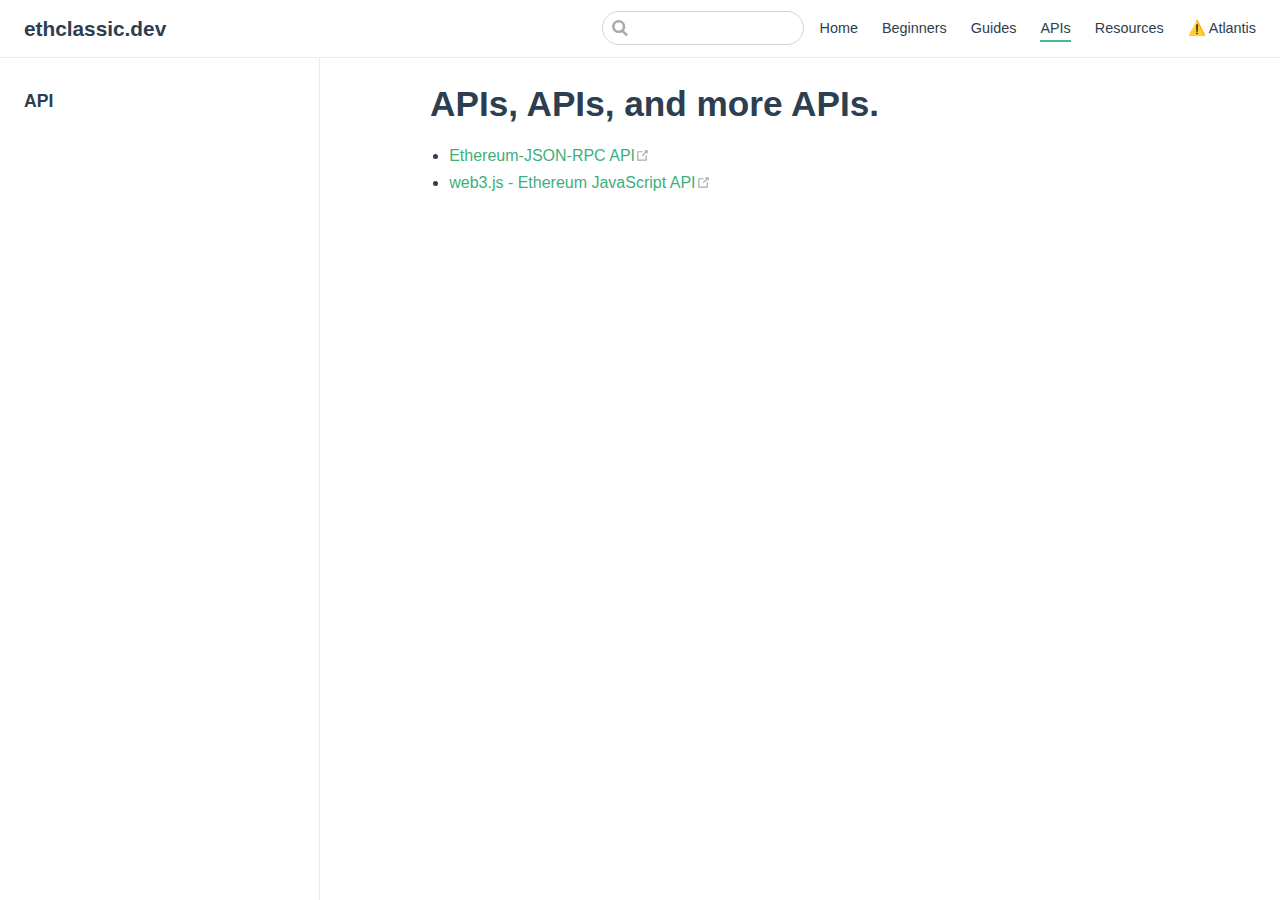
<file: apis/index.html>
<!DOCTYPE html>
<html lang="en-US">
  <head>
    <meta charset="utf-8">
    <meta name="viewport" content="width=device-width,initial-scale=1">
    <title>API | ethclassic.dev</title>
    <meta name="description" content="A DApp development resource.">
    
    
    <link rel="preload" href="/assets/css/0.styles.b7ca0e0a.css" as="style"><link rel="preload" href="/assets/js/app.efc6c1f2.js" as="script"><link rel="preload" href="/assets/js/2.5db3e764.js" as="script"><link rel="preload" href="/assets/js/6.3eec5a84.js" as="script"><link rel="prefetch" href="/assets/js/10.a7c1c67b.js"><link rel="prefetch" href="/assets/js/11.b7ea0b1a.js"><link rel="prefetch" href="/assets/js/3.7a06e41a.js"><link rel="prefetch" href="/assets/js/4.63e333e8.js"><link rel="prefetch" href="/assets/js/5.c6e71b20.js"><link rel="prefetch" href="/assets/js/7.10d847ad.js"><link rel="prefetch" href="/assets/js/8.0f595036.js"><link rel="prefetch" href="/assets/js/9.e636fc67.js">
    <link rel="stylesheet" href="/assets/css/0.styles.b7ca0e0a.css">
  </head>
  <body>
    <div id="app" data-server-rendered="true"><div class="theme-container"><header class="navbar"><div class="sidebar-button"><svg xmlns="http://www.w3.org/2000/svg" aria-hidden="true" role="img" viewBox="0 0 448 512" class="icon"><path fill="currentColor" d="M436 124H12c-6.627 0-12-5.373-12-12V80c0-6.627 5.373-12 12-12h424c6.627 0 12 5.373 12 12v32c0 6.627-5.373 12-12 12zm0 160H12c-6.627 0-12-5.373-12-12v-32c0-6.627 5.373-12 12-12h424c6.627 0 12 5.373 12 12v32c0 6.627-5.373 12-12 12zm0 160H12c-6.627 0-12-5.373-12-12v-32c0-6.627 5.373-12 12-12h424c6.627 0 12 5.373 12 12v32c0 6.627-5.373 12-12 12z"></path></svg></div> <a href="/" class="home-link router-link-active"><!----> <span class="site-name">ethclassic.dev</span></a> <div class="links"><div class="search-box"><input aria-label="Search" autocomplete="off" spellcheck="false" value=""> <!----></div> <nav class="nav-links can-hide"><div class="nav-item"><a href="/" class="nav-link">Home</a></div><div class="nav-item"><a href="/beginners/" class="nav-link">Beginners</a></div><div class="nav-item"><a href="/guides/" class="nav-link">Guides</a></div><div class="nav-item"><a href="/apis/" class="nav-link router-link-exact-active router-link-active">APIs</a></div><div class="nav-item"><a href="/resources/" class="nav-link">Resources</a></div><div class="nav-item"><a href="/news/" class="nav-link">⚠️ Atlantis</a></div> <!----></nav></div></header> <div class="sidebar-mask"></div> <aside class="sidebar"><nav class="nav-links"><div class="nav-item"><a href="/" class="nav-link">Home</a></div><div class="nav-item"><a href="/beginners/" class="nav-link">Beginners</a></div><div class="nav-item"><a href="/guides/" class="nav-link">Guides</a></div><div class="nav-item"><a href="/apis/" class="nav-link router-link-exact-active router-link-active">APIs</a></div><div class="nav-item"><a href="/resources/" class="nav-link">Resources</a></div><div class="nav-item"><a href="/news/" class="nav-link">⚠️ Atlantis</a></div> <!----></nav>  <ul class="sidebar-links"><li><section class="sidebar-group depth-0"><p class="sidebar-heading open"><span>API</span> <!----></p> <!----></section></li></ul> </aside> <main class="page"> <div class="theme-default-content content__default"><h1 id="apis-apis-and-more-apis"><a href="#apis-apis-and-more-apis" aria-hidden="true" class="header-anchor">#</a> APIs, APIs, and more APIs.</h1> <ul><li><a href="https://github.com/etclabscore/ethereum-json-rpc-specification" target="_blank" rel="noopener noreferrer">Ethereum-JSON-RPC API<svg xmlns="http://www.w3.org/2000/svg" aria-hidden="true" x="0px" y="0px" viewBox="0 0 100 100" width="15" height="15" class="icon outbound"><path fill="currentColor" d="M18.8,85.1h56l0,0c2.2,0,4-1.8,4-4v-32h-8v28h-48v-48h28v-8h-32l0,0c-2.2,0-4,1.8-4,4v56C14.8,83.3,16.6,85.1,18.8,85.1z"></path> <polygon fill="currentColor" points="45.7,48.7 51.3,54.3 77.2,28.5 77.2,37.2 85.2,37.2 85.2,14.9 62.8,14.9 62.8,22.9 71.5,22.9"></polygon></svg></a></li> <li><a href="https://web3js.readthedocs.io/en/v1.2.0/" target="_blank" rel="noopener noreferrer">web3.js - Ethereum JavaScript API<svg xmlns="http://www.w3.org/2000/svg" aria-hidden="true" x="0px" y="0px" viewBox="0 0 100 100" width="15" height="15" class="icon outbound"><path fill="currentColor" d="M18.8,85.1h56l0,0c2.2,0,4-1.8,4-4v-32h-8v28h-48v-48h28v-8h-32l0,0c-2.2,0-4,1.8-4,4v56C14.8,83.3,16.6,85.1,18.8,85.1z"></path> <polygon fill="currentColor" points="45.7,48.7 51.3,54.3 77.2,28.5 77.2,37.2 85.2,37.2 85.2,14.9 62.8,14.9 62.8,22.9 71.5,22.9"></polygon></svg></a></li></ul></div> <footer class="page-edit"><!----> <!----></footer> <!----> </main></div><div class="global-ui"></div></div>
    <script src="/assets/js/app.efc6c1f2.js" defer></script><script src="/assets/js/2.5db3e764.js" defer></script><script src="/assets/js/6.3eec5a84.js" defer></script>
  </body>
</html>
</file>
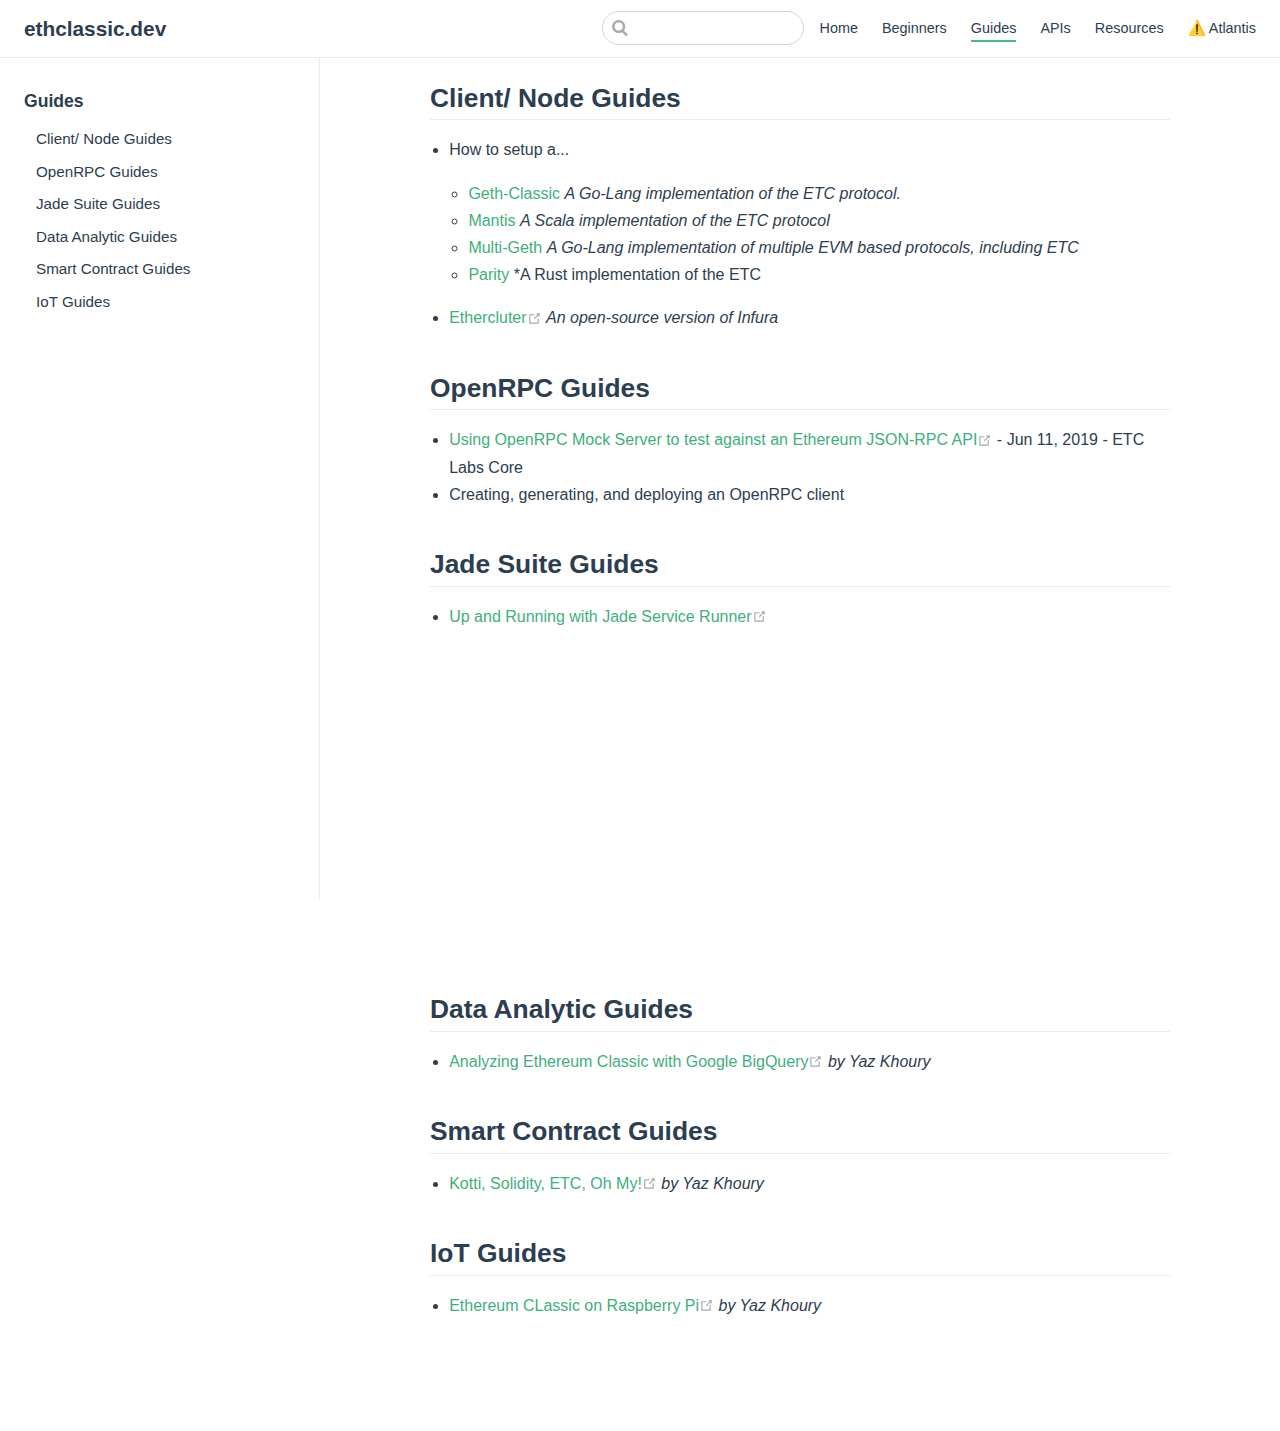
<file: guides/index.html>
<!DOCTYPE html>
<html lang="en-US">
  <head>
    <meta charset="utf-8">
    <meta name="viewport" content="width=device-width,initial-scale=1">
    <title>Guides | ethclassic.dev</title>
    <meta name="description" content="A DApp development resource.">
    
    
    <link rel="preload" href="/assets/css/0.styles.b7ca0e0a.css" as="style"><link rel="preload" href="/assets/js/app.efc6c1f2.js" as="script"><link rel="preload" href="/assets/js/2.5db3e764.js" as="script"><link rel="preload" href="/assets/js/8.0f595036.js" as="script"><link rel="prefetch" href="/assets/js/10.a7c1c67b.js"><link rel="prefetch" href="/assets/js/11.b7ea0b1a.js"><link rel="prefetch" href="/assets/js/3.7a06e41a.js"><link rel="prefetch" href="/assets/js/4.63e333e8.js"><link rel="prefetch" href="/assets/js/5.c6e71b20.js"><link rel="prefetch" href="/assets/js/6.3eec5a84.js"><link rel="prefetch" href="/assets/js/7.10d847ad.js"><link rel="prefetch" href="/assets/js/9.e636fc67.js">
    <link rel="stylesheet" href="/assets/css/0.styles.b7ca0e0a.css">
  </head>
  <body>
    <div id="app" data-server-rendered="true"><div class="theme-container"><header class="navbar"><div class="sidebar-button"><svg xmlns="http://www.w3.org/2000/svg" aria-hidden="true" role="img" viewBox="0 0 448 512" class="icon"><path fill="currentColor" d="M436 124H12c-6.627 0-12-5.373-12-12V80c0-6.627 5.373-12 12-12h424c6.627 0 12 5.373 12 12v32c0 6.627-5.373 12-12 12zm0 160H12c-6.627 0-12-5.373-12-12v-32c0-6.627 5.373-12 12-12h424c6.627 0 12 5.373 12 12v32c0 6.627-5.373 12-12 12zm0 160H12c-6.627 0-12-5.373-12-12v-32c0-6.627 5.373-12 12-12h424c6.627 0 12 5.373 12 12v32c0 6.627-5.373 12-12 12z"></path></svg></div> <a href="/" class="home-link router-link-active"><!----> <span class="site-name">ethclassic.dev</span></a> <div class="links"><div class="search-box"><input aria-label="Search" autocomplete="off" spellcheck="false" value=""> <!----></div> <nav class="nav-links can-hide"><div class="nav-item"><a href="/" class="nav-link">Home</a></div><div class="nav-item"><a href="/beginners/" class="nav-link">Beginners</a></div><div class="nav-item"><a href="/guides/" class="nav-link router-link-exact-active router-link-active">Guides</a></div><div class="nav-item"><a href="/apis/" class="nav-link">APIs</a></div><div class="nav-item"><a href="/resources/" class="nav-link">Resources</a></div><div class="nav-item"><a href="/news/" class="nav-link">⚠️ Atlantis</a></div> <!----></nav></div></header> <div class="sidebar-mask"></div> <aside class="sidebar"><nav class="nav-links"><div class="nav-item"><a href="/" class="nav-link">Home</a></div><div class="nav-item"><a href="/beginners/" class="nav-link">Beginners</a></div><div class="nav-item"><a href="/guides/" class="nav-link router-link-exact-active router-link-active">Guides</a></div><div class="nav-item"><a href="/apis/" class="nav-link">APIs</a></div><div class="nav-item"><a href="/resources/" class="nav-link">Resources</a></div><div class="nav-item"><a href="/news/" class="nav-link">⚠️ Atlantis</a></div> <!----></nav>  <ul class="sidebar-links"><li><section class="sidebar-group depth-0"><p class="sidebar-heading open"><span>Guides</span> <!----></p> <ul class="sidebar-links sidebar-group-items"><li><a href="/guides/#client-node-guides" class="sidebar-link">Client/ Node Guides</a><ul class="sidebar-sub-headers"></ul></li><li><a href="/guides/#openrpc-guides" class="sidebar-link">OpenRPC Guides</a><ul class="sidebar-sub-headers"></ul></li><li><a href="/guides/#jade-suite-guides" class="sidebar-link">Jade Suite Guides</a><ul class="sidebar-sub-headers"></ul></li><li><a href="/guides/#data-analytic-guides" class="sidebar-link">Data Analytic Guides</a><ul class="sidebar-sub-headers"></ul></li><li><a href="/guides/#smart-contract-guides" class="sidebar-link">Smart Contract Guides</a><ul class="sidebar-sub-headers"></ul></li><li><a href="/guides/#iot-guides" class="sidebar-link">IoT Guides</a><ul class="sidebar-sub-headers"></ul></li></ul></section></li></ul> </aside> <main class="page"> <div class="theme-default-content content__default"><h2 id="client-node-guides"><a href="#client-node-guides" aria-hidden="true" class="header-anchor">#</a> Client/ Node Guides</h2> <ul><li><p>How to setup a...</p> <ul><li><a href="">Geth-Classic</a> <em>A Go-Lang implementation of the ETC protocol.</em></li> <li><a href="">Mantis</a> <em>A Scala implementation of the ETC protocol</em></li> <li><a href="">Multi-Geth</a> <em>A Go-Lang implementation of multiple EVM based protocols, including ETC</em></li> <li><a href="">Parity</a> *A Rust implementation of the ETC</li></ul></li> <li><p><a href="https://www.ethercluster.com/" target="_blank" rel="noopener noreferrer">Ethercluter<svg xmlns="http://www.w3.org/2000/svg" aria-hidden="true" x="0px" y="0px" viewBox="0 0 100 100" width="15" height="15" class="icon outbound"><path fill="currentColor" d="M18.8,85.1h56l0,0c2.2,0,4-1.8,4-4v-32h-8v28h-48v-48h28v-8h-32l0,0c-2.2,0-4,1.8-4,4v56C14.8,83.3,16.6,85.1,18.8,85.1z"></path> <polygon fill="currentColor" points="45.7,48.7 51.3,54.3 77.2,28.5 77.2,37.2 85.2,37.2 85.2,14.9 62.8,14.9 62.8,22.9 71.5,22.9"></polygon></svg></a> <em>An open-source version of Infura</em></p></li></ul> <h2 id="openrpc-guides"><a href="#openrpc-guides" aria-hidden="true" class="header-anchor">#</a> OpenRPC Guides</h2> <ul><li><a href="https://medium.com/etclabscore/using-openrpc-mock-server-to-test-against-an-ethereum-json-rpc-api-50b86b6d02d6" target="_blank" rel="noopener noreferrer">Using OpenRPC Mock Server to test against an Ethereum JSON-RPC API<svg xmlns="http://www.w3.org/2000/svg" aria-hidden="true" x="0px" y="0px" viewBox="0 0 100 100" width="15" height="15" class="icon outbound"><path fill="currentColor" d="M18.8,85.1h56l0,0c2.2,0,4-1.8,4-4v-32h-8v28h-48v-48h28v-8h-32l0,0c-2.2,0-4,1.8-4,4v56C14.8,83.3,16.6,85.1,18.8,85.1z"></path> <polygon fill="currentColor" points="45.7,48.7 51.3,54.3 77.2,28.5 77.2,37.2 85.2,37.2 85.2,14.9 62.8,14.9 62.8,22.9 71.5,22.9"></polygon></svg></a> - Jun 11, 2019 - ETC Labs Core</li> <li>Creating, generating, and deploying an OpenRPC client</li></ul> <h2 id="jade-suite-guides"><a href="#jade-suite-guides" aria-hidden="true" class="header-anchor">#</a> Jade Suite Guides</h2> <ul><li><a href="https://www.youtube.com/watch?v=Y-Wdg1hgMls" target="_blank" rel="noopener noreferrer">Up and Running with Jade Service Runner<svg xmlns="http://www.w3.org/2000/svg" aria-hidden="true" x="0px" y="0px" viewBox="0 0 100 100" width="15" height="15" class="icon outbound"><path fill="currentColor" d="M18.8,85.1h56l0,0c2.2,0,4-1.8,4-4v-32h-8v28h-48v-48h28v-8h-32l0,0c-2.2,0-4,1.8-4,4v56C14.8,83.3,16.6,85.1,18.8,85.1z"></path> <polygon fill="currentColor" points="45.7,48.7 51.3,54.3 77.2,28.5 77.2,37.2 85.2,37.2 85.2,14.9 62.8,14.9 62.8,22.9 71.5,22.9"></polygon></svg></a> <iframe width="560" height="315" src="https://www.youtube.com/watch?v=Y-Wdg1hgMls" frameborder="0" allow="accelerometer; autoplay; encrypted-media; gyroscope; picture-in-picture" allowfullscreen="allowfullscreen"></iframe></li></ul> <h2 id="data-analytic-guides"><a href="#data-analytic-guides" aria-hidden="true" class="header-anchor">#</a> Data Analytic Guides</h2> <ul><li><a href="https://medium.com/ethereum-classic/analyzing-ethereum-classic-with-google-bigquery-df55822ec6a6" target="_blank" rel="noopener noreferrer">Analyzing Ethereum Classic with Google BigQuery<svg xmlns="http://www.w3.org/2000/svg" aria-hidden="true" x="0px" y="0px" viewBox="0 0 100 100" width="15" height="15" class="icon outbound"><path fill="currentColor" d="M18.8,85.1h56l0,0c2.2,0,4-1.8,4-4v-32h-8v28h-48v-48h28v-8h-32l0,0c-2.2,0-4,1.8-4,4v56C14.8,83.3,16.6,85.1,18.8,85.1z"></path> <polygon fill="currentColor" points="45.7,48.7 51.3,54.3 77.2,28.5 77.2,37.2 85.2,37.2 85.2,14.9 62.8,14.9 62.8,22.9 71.5,22.9"></polygon></svg></a> <em>by Yaz Khoury</em></li></ul> <h2 id="smart-contract-guides"><a href="#smart-contract-guides" aria-hidden="true" class="header-anchor">#</a> Smart Contract Guides</h2> <ul><li><a href="https://medium.com/ethereum-classic/kotti-solidity-etc-oh-my-2ae36926454d" target="_blank" rel="noopener noreferrer">Kotti, Solidity, ETC, Oh My!<svg xmlns="http://www.w3.org/2000/svg" aria-hidden="true" x="0px" y="0px" viewBox="0 0 100 100" width="15" height="15" class="icon outbound"><path fill="currentColor" d="M18.8,85.1h56l0,0c2.2,0,4-1.8,4-4v-32h-8v28h-48v-48h28v-8h-32l0,0c-2.2,0-4,1.8-4,4v56C14.8,83.3,16.6,85.1,18.8,85.1z"></path> <polygon fill="currentColor" points="45.7,48.7 51.3,54.3 77.2,28.5 77.2,37.2 85.2,37.2 85.2,14.9 62.8,14.9 62.8,22.9 71.5,22.9"></polygon></svg></a> <em>by Yaz Khoury</em></li></ul> <h2 id="iot-guides"><a href="#iot-guides" aria-hidden="true" class="header-anchor">#</a> IoT Guides</h2> <ul><li><a href="https://medium.com/ethereum-classic/ethereum-classic-on-raspberry-pi-a3be200cdca0" target="_blank" rel="noopener noreferrer">Ethereum CLassic on Raspberry Pi<svg xmlns="http://www.w3.org/2000/svg" aria-hidden="true" x="0px" y="0px" viewBox="0 0 100 100" width="15" height="15" class="icon outbound"><path fill="currentColor" d="M18.8,85.1h56l0,0c2.2,0,4-1.8,4-4v-32h-8v28h-48v-48h28v-8h-32l0,0c-2.2,0-4,1.8-4,4v56C14.8,83.3,16.6,85.1,18.8,85.1z"></path> <polygon fill="currentColor" points="45.7,48.7 51.3,54.3 77.2,28.5 77.2,37.2 85.2,37.2 85.2,14.9 62.8,14.9 62.8,22.9 71.5,22.9"></polygon></svg></a> <em>by Yaz Khoury</em></li></ul></div> <footer class="page-edit"><!----> <!----></footer> <!----> </main></div><div class="global-ui"></div></div>
    <script src="/assets/js/app.efc6c1f2.js" defer></script><script src="/assets/js/2.5db3e764.js" defer></script><script src="/assets/js/8.0f595036.js" defer></script>
  </body>
</html>
</file>
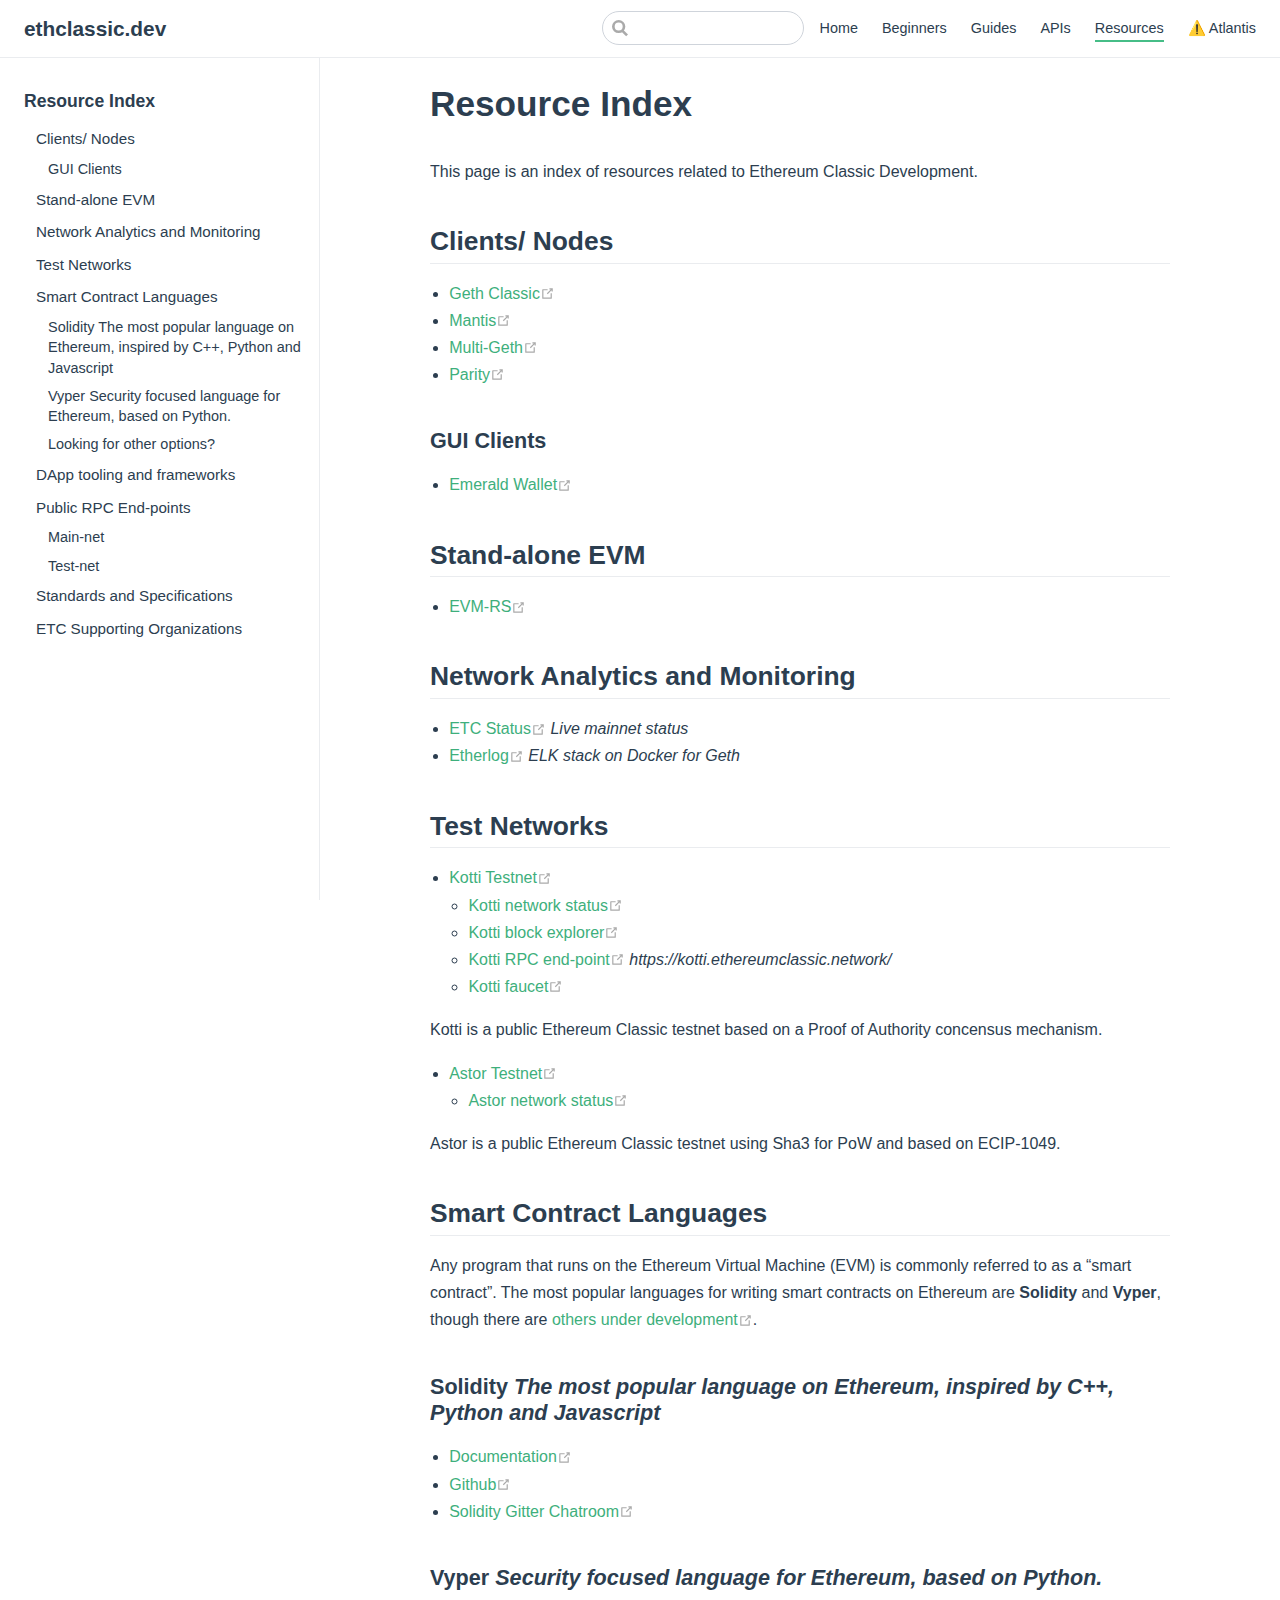
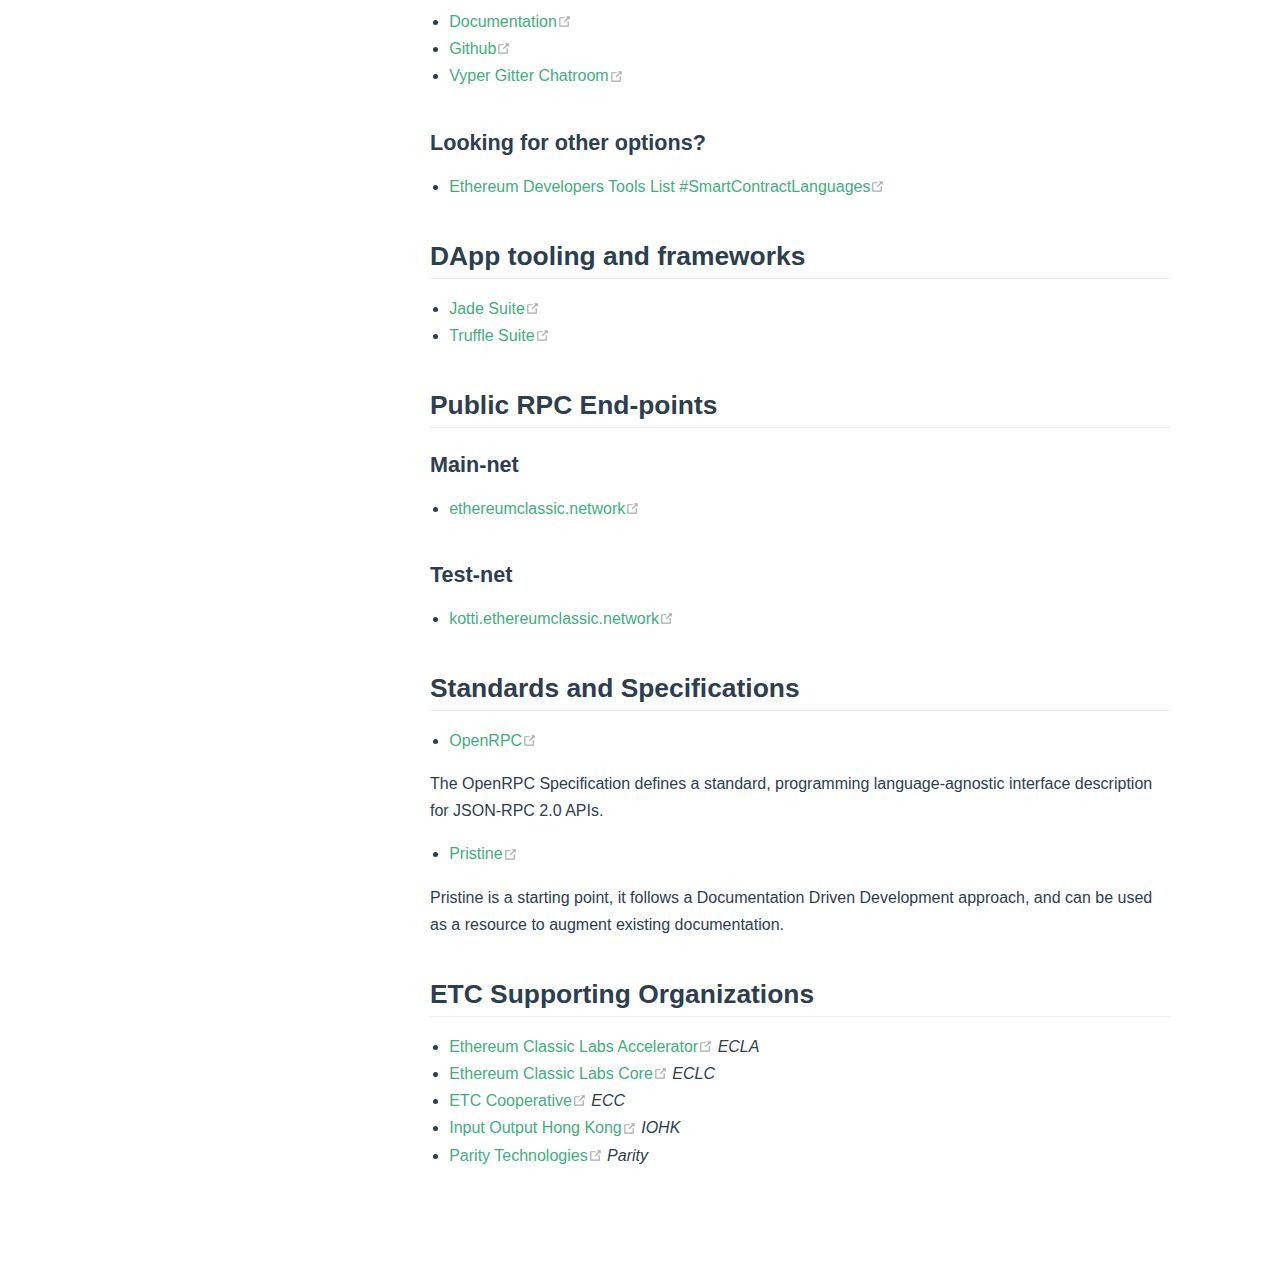
<file: resources/index.html>
<!DOCTYPE html>
<html lang="en-US">
  <head>
    <meta charset="utf-8">
    <meta name="viewport" content="width=device-width,initial-scale=1">
    <title>Resource Index | ethclassic.dev</title>
    <meta name="description" content="A DApp development resource.">
    
    
    <link rel="preload" href="/assets/css/0.styles.b7ca0e0a.css" as="style"><link rel="preload" href="/assets/js/app.efc6c1f2.js" as="script"><link rel="preload" href="/assets/js/2.5db3e764.js" as="script"><link rel="preload" href="/assets/js/10.a7c1c67b.js" as="script"><link rel="prefetch" href="/assets/js/11.b7ea0b1a.js"><link rel="prefetch" href="/assets/js/3.7a06e41a.js"><link rel="prefetch" href="/assets/js/4.63e333e8.js"><link rel="prefetch" href="/assets/js/5.c6e71b20.js"><link rel="prefetch" href="/assets/js/6.3eec5a84.js"><link rel="prefetch" href="/assets/js/7.10d847ad.js"><link rel="prefetch" href="/assets/js/8.0f595036.js"><link rel="prefetch" href="/assets/js/9.e636fc67.js">
    <link rel="stylesheet" href="/assets/css/0.styles.b7ca0e0a.css">
  </head>
  <body>
    <div id="app" data-server-rendered="true"><div class="theme-container"><header class="navbar"><div class="sidebar-button"><svg xmlns="http://www.w3.org/2000/svg" aria-hidden="true" role="img" viewBox="0 0 448 512" class="icon"><path fill="currentColor" d="M436 124H12c-6.627 0-12-5.373-12-12V80c0-6.627 5.373-12 12-12h424c6.627 0 12 5.373 12 12v32c0 6.627-5.373 12-12 12zm0 160H12c-6.627 0-12-5.373-12-12v-32c0-6.627 5.373-12 12-12h424c6.627 0 12 5.373 12 12v32c0 6.627-5.373 12-12 12zm0 160H12c-6.627 0-12-5.373-12-12v-32c0-6.627 5.373-12 12-12h424c6.627 0 12 5.373 12 12v32c0 6.627-5.373 12-12 12z"></path></svg></div> <a href="/" class="home-link router-link-active"><!----> <span class="site-name">ethclassic.dev</span></a> <div class="links"><div class="search-box"><input aria-label="Search" autocomplete="off" spellcheck="false" value=""> <!----></div> <nav class="nav-links can-hide"><div class="nav-item"><a href="/" class="nav-link">Home</a></div><div class="nav-item"><a href="/beginners/" class="nav-link">Beginners</a></div><div class="nav-item"><a href="/guides/" class="nav-link">Guides</a></div><div class="nav-item"><a href="/apis/" class="nav-link">APIs</a></div><div class="nav-item"><a href="/resources/" class="nav-link router-link-exact-active router-link-active">Resources</a></div><div class="nav-item"><a href="/news/" class="nav-link">⚠️ Atlantis</a></div> <!----></nav></div></header> <div class="sidebar-mask"></div> <aside class="sidebar"><nav class="nav-links"><div class="nav-item"><a href="/" class="nav-link">Home</a></div><div class="nav-item"><a href="/beginners/" class="nav-link">Beginners</a></div><div class="nav-item"><a href="/guides/" class="nav-link">Guides</a></div><div class="nav-item"><a href="/apis/" class="nav-link">APIs</a></div><div class="nav-item"><a href="/resources/" class="nav-link router-link-exact-active router-link-active">Resources</a></div><div class="nav-item"><a href="/news/" class="nav-link">⚠️ Atlantis</a></div> <!----></nav>  <ul class="sidebar-links"><li><section class="sidebar-group depth-0"><p class="sidebar-heading open"><span>Resource Index</span> <!----></p> <ul class="sidebar-links sidebar-group-items"><li><a href="/resources/#clients-nodes" class="sidebar-link">Clients/ Nodes</a><ul class="sidebar-sub-headers"><li class="sidebar-sub-header"><a href="/resources/#gui-clients" class="sidebar-link">GUI Clients</a></li></ul></li><li><a href="/resources/#stand-alone-evm" class="sidebar-link">Stand-alone EVM</a><ul class="sidebar-sub-headers"></ul></li><li><a href="/resources/#network-analytics-and-monitoring" class="sidebar-link">Network Analytics and Monitoring</a><ul class="sidebar-sub-headers"></ul></li><li><a href="/resources/#test-networks" class="sidebar-link">Test Networks</a><ul class="sidebar-sub-headers"></ul></li><li><a href="/resources/#smart-contract-languages" class="sidebar-link">Smart Contract Languages</a><ul class="sidebar-sub-headers"><li class="sidebar-sub-header"><a href="/resources/#solidity-the-most-popular-language-on-ethereum-inspired-by-c-python-and-javascript" class="sidebar-link">Solidity The most popular language on Ethereum, inspired by C++, Python and Javascript</a></li><li class="sidebar-sub-header"><a href="/resources/#vyper-security-focused-language-for-ethereum-based-on-python" class="sidebar-link">Vyper Security focused language for Ethereum, based on Python.</a></li><li class="sidebar-sub-header"><a href="/resources/#looking-for-other-options" class="sidebar-link">Looking for other options?</a></li></ul></li><li><a href="/resources/#dapp-tooling-and-frameworks" class="sidebar-link">DApp tooling and frameworks</a><ul class="sidebar-sub-headers"></ul></li><li><a href="/resources/#public-rpc-end-points" class="sidebar-link">Public RPC End-points</a><ul class="sidebar-sub-headers"><li class="sidebar-sub-header"><a href="/resources/#main-net" class="sidebar-link">Main-net</a></li><li class="sidebar-sub-header"><a href="/resources/#test-net" class="sidebar-link">Test-net</a></li></ul></li><li><a href="/resources/#standards-and-specifications" class="sidebar-link">Standards and Specifications</a><ul class="sidebar-sub-headers"></ul></li><li><a href="/resources/#etc-supporting-organizations" class="sidebar-link">ETC Supporting Organizations</a><ul class="sidebar-sub-headers"></ul></li></ul></section></li></ul> </aside> <main class="page"> <div class="theme-default-content content__default"><h1 id="resource-index"><a href="#resource-index" aria-hidden="true" class="header-anchor">#</a> Resource Index</h1> <p>This page is an index of resources related to Ethereum Classic Development.</p> <h2 id="clients-nodes"><a href="#clients-nodes" aria-hidden="true" class="header-anchor">#</a> Clients/ Nodes</h2> <ul><li><a href="https://github.com/etclabscore/go-ethereum/releases" target="_blank" rel="noopener noreferrer">Geth Classic<svg xmlns="http://www.w3.org/2000/svg" aria-hidden="true" x="0px" y="0px" viewBox="0 0 100 100" width="15" height="15" class="icon outbound"><path fill="currentColor" d="M18.8,85.1h56l0,0c2.2,0,4-1.8,4-4v-32h-8v28h-48v-48h28v-8h-32l0,0c-2.2,0-4,1.8-4,4v56C14.8,83.3,16.6,85.1,18.8,85.1z"></path> <polygon fill="currentColor" points="45.7,48.7 51.3,54.3 77.2,28.5 77.2,37.2 85.2,37.2 85.2,14.9 62.8,14.9 62.8,22.9 71.5,22.9"></polygon></svg></a></li> <li><a href="https://github.com/input-output-hk/mantis" target="_blank" rel="noopener noreferrer">Mantis<svg xmlns="http://www.w3.org/2000/svg" aria-hidden="true" x="0px" y="0px" viewBox="0 0 100 100" width="15" height="15" class="icon outbound"><path fill="currentColor" d="M18.8,85.1h56l0,0c2.2,0,4-1.8,4-4v-32h-8v28h-48v-48h28v-8h-32l0,0c-2.2,0-4,1.8-4,4v56C14.8,83.3,16.6,85.1,18.8,85.1z"></path> <polygon fill="currentColor" points="45.7,48.7 51.3,54.3 77.2,28.5 77.2,37.2 85.2,37.2 85.2,14.9 62.8,14.9 62.8,22.9 71.5,22.9"></polygon></svg></a></li> <li><a href="https://github.com/etclabscore/multi-geth" target="_blank" rel="noopener noreferrer">Multi-Geth<svg xmlns="http://www.w3.org/2000/svg" aria-hidden="true" x="0px" y="0px" viewBox="0 0 100 100" width="15" height="15" class="icon outbound"><path fill="currentColor" d="M18.8,85.1h56l0,0c2.2,0,4-1.8,4-4v-32h-8v28h-48v-48h28v-8h-32l0,0c-2.2,0-4,1.8-4,4v56C14.8,83.3,16.6,85.1,18.8,85.1z"></path> <polygon fill="currentColor" points="45.7,48.7 51.3,54.3 77.2,28.5 77.2,37.2 85.2,37.2 85.2,14.9 62.8,14.9 62.8,22.9 71.5,22.9"></polygon></svg></a></li> <li><a href="https://github.com/paritytech/parity-ethereum/" target="_blank" rel="noopener noreferrer">Parity<svg xmlns="http://www.w3.org/2000/svg" aria-hidden="true" x="0px" y="0px" viewBox="0 0 100 100" width="15" height="15" class="icon outbound"><path fill="currentColor" d="M18.8,85.1h56l0,0c2.2,0,4-1.8,4-4v-32h-8v28h-48v-48h28v-8h-32l0,0c-2.2,0-4,1.8-4,4v56C14.8,83.3,16.6,85.1,18.8,85.1z"></path> <polygon fill="currentColor" points="45.7,48.7 51.3,54.3 77.2,28.5 77.2,37.2 85.2,37.2 85.2,14.9 62.8,14.9 62.8,22.9 71.5,22.9"></polygon></svg></a></li></ul> <h3 id="gui-clients"><a href="#gui-clients" aria-hidden="true" class="header-anchor">#</a> GUI Clients</h3> <ul><li><a href="https://emeraldwallet.io/" target="_blank" rel="noopener noreferrer">Emerald Wallet<svg xmlns="http://www.w3.org/2000/svg" aria-hidden="true" x="0px" y="0px" viewBox="0 0 100 100" width="15" height="15" class="icon outbound"><path fill="currentColor" d="M18.8,85.1h56l0,0c2.2,0,4-1.8,4-4v-32h-8v28h-48v-48h28v-8h-32l0,0c-2.2,0-4,1.8-4,4v56C14.8,83.3,16.6,85.1,18.8,85.1z"></path> <polygon fill="currentColor" points="45.7,48.7 51.3,54.3 77.2,28.5 77.2,37.2 85.2,37.2 85.2,14.9 62.8,14.9 62.8,22.9 71.5,22.9"></polygon></svg></a></li></ul> <h2 id="stand-alone-evm"><a href="#stand-alone-evm" aria-hidden="true" class="header-anchor">#</a> Stand-alone EVM</h2> <ul><li><a href="https://github.com/ethereumproject/evm-rs" target="_blank" rel="noopener noreferrer">EVM-RS<svg xmlns="http://www.w3.org/2000/svg" aria-hidden="true" x="0px" y="0px" viewBox="0 0 100 100" width="15" height="15" class="icon outbound"><path fill="currentColor" d="M18.8,85.1h56l0,0c2.2,0,4-1.8,4-4v-32h-8v28h-48v-48h28v-8h-32l0,0c-2.2,0-4,1.8-4,4v56C14.8,83.3,16.6,85.1,18.8,85.1z"></path> <polygon fill="currentColor" points="45.7,48.7 51.3,54.3 77.2,28.5 77.2,37.2 85.2,37.2 85.2,14.9 62.8,14.9 62.8,22.9 71.5,22.9"></polygon></svg></a></li></ul> <h2 id="network-analytics-and-monitoring"><a href="#network-analytics-and-monitoring" aria-hidden="true" class="header-anchor">#</a> Network Analytics and Monitoring</h2> <ul><li><a href="https://etcstatus.live/" target="_blank" rel="noopener noreferrer">ETC Status<svg xmlns="http://www.w3.org/2000/svg" aria-hidden="true" x="0px" y="0px" viewBox="0 0 100 100" width="15" height="15" class="icon outbound"><path fill="currentColor" d="M18.8,85.1h56l0,0c2.2,0,4-1.8,4-4v-32h-8v28h-48v-48h28v-8h-32l0,0c-2.2,0-4,1.8-4,4v56C14.8,83.3,16.6,85.1,18.8,85.1z"></path> <polygon fill="currentColor" points="45.7,48.7 51.3,54.3 77.2,28.5 77.2,37.2 85.2,37.2 85.2,14.9 62.8,14.9 62.8,22.9 71.5,22.9"></polygon></svg></a> <em>Live mainnet status</em></li> <li><a href="https://github.com/etclabscore/etherlog" target="_blank" rel="noopener noreferrer">Etherlog<svg xmlns="http://www.w3.org/2000/svg" aria-hidden="true" x="0px" y="0px" viewBox="0 0 100 100" width="15" height="15" class="icon outbound"><path fill="currentColor" d="M18.8,85.1h56l0,0c2.2,0,4-1.8,4-4v-32h-8v28h-48v-48h28v-8h-32l0,0c-2.2,0-4,1.8-4,4v56C14.8,83.3,16.6,85.1,18.8,85.1z"></path> <polygon fill="currentColor" points="45.7,48.7 51.3,54.3 77.2,28.5 77.2,37.2 85.2,37.2 85.2,14.9 62.8,14.9 62.8,22.9 71.5,22.9"></polygon></svg></a> <em>ELK stack on Docker for Geth</em></li></ul> <h2 id="test-networks"><a href="#test-networks" aria-hidden="true" class="header-anchor">#</a> Test Networks</h2> <ul><li><a href="https://github.com/goerli/testnet" target="_blank" rel="noopener noreferrer">Kotti Testnet<svg xmlns="http://www.w3.org/2000/svg" aria-hidden="true" x="0px" y="0px" viewBox="0 0 100 100" width="15" height="15" class="icon outbound"><path fill="currentColor" d="M18.8,85.1h56l0,0c2.2,0,4-1.8,4-4v-32h-8v28h-48v-48h28v-8h-32l0,0c-2.2,0-4,1.8-4,4v56C14.8,83.3,16.6,85.1,18.8,85.1z"></path> <polygon fill="currentColor" points="45.7,48.7 51.3,54.3 77.2,28.5 77.2,37.2 85.2,37.2 85.2,14.9 62.8,14.9 62.8,22.9 71.5,22.9"></polygon></svg></a> <ul><li><a href="https://stats.kotti.goerli.net/" target="_blank" rel="noopener noreferrer">Kotti network status<svg xmlns="http://www.w3.org/2000/svg" aria-hidden="true" x="0px" y="0px" viewBox="0 0 100 100" width="15" height="15" class="icon outbound"><path fill="currentColor" d="M18.8,85.1h56l0,0c2.2,0,4-1.8,4-4v-32h-8v28h-48v-48h28v-8h-32l0,0c-2.2,0-4,1.8-4,4v56C14.8,83.3,16.6,85.1,18.8,85.1z"></path> <polygon fill="currentColor" points="45.7,48.7 51.3,54.3 77.2,28.5 77.2,37.2 85.2,37.2 85.2,14.9 62.8,14.9 62.8,22.9 71.5,22.9"></polygon></svg></a></li> <li><a href="http://kottiexplorer.ethernode.io/" target="_blank" rel="noopener noreferrer">Kotti block explorer<svg xmlns="http://www.w3.org/2000/svg" aria-hidden="true" x="0px" y="0px" viewBox="0 0 100 100" width="15" height="15" class="icon outbound"><path fill="currentColor" d="M18.8,85.1h56l0,0c2.2,0,4-1.8,4-4v-32h-8v28h-48v-48h28v-8h-32l0,0c-2.2,0-4,1.8-4,4v56C14.8,83.3,16.6,85.1,18.8,85.1z"></path> <polygon fill="currentColor" points="45.7,48.7 51.3,54.3 77.2,28.5 77.2,37.2 85.2,37.2 85.2,14.9 62.8,14.9 62.8,22.9 71.5,22.9"></polygon></svg></a></li> <li><a href="https://kotti.ethereumclassic.network/" target="_blank" rel="noopener noreferrer">Kotti RPC end-point<svg xmlns="http://www.w3.org/2000/svg" aria-hidden="true" x="0px" y="0px" viewBox="0 0 100 100" width="15" height="15" class="icon outbound"><path fill="currentColor" d="M18.8,85.1h56l0,0c2.2,0,4-1.8,4-4v-32h-8v28h-48v-48h28v-8h-32l0,0c-2.2,0-4,1.8-4,4v56C14.8,83.3,16.6,85.1,18.8,85.1z"></path> <polygon fill="currentColor" points="45.7,48.7 51.3,54.3 77.2,28.5 77.2,37.2 85.2,37.2 85.2,14.9 62.8,14.9 62.8,22.9 71.5,22.9"></polygon></svg></a> <em>https://kotti.ethereumclassic.network/</em></li> <li><a href="http://kottifaucet.me/" target="_blank" rel="noopener noreferrer">Kotti faucet<svg xmlns="http://www.w3.org/2000/svg" aria-hidden="true" x="0px" y="0px" viewBox="0 0 100 100" width="15" height="15" class="icon outbound"><path fill="currentColor" d="M18.8,85.1h56l0,0c2.2,0,4-1.8,4-4v-32h-8v28h-48v-48h28v-8h-32l0,0c-2.2,0-4,1.8-4,4v56C14.8,83.3,16.6,85.1,18.8,85.1z"></path> <polygon fill="currentColor" points="45.7,48.7 51.3,54.3 77.2,28.5 77.2,37.2 85.2,37.2 85.2,14.9 62.8,14.9 62.8,22.9 71.5,22.9"></polygon></svg></a></li></ul></li></ul> <p>Kotti is a public Ethereum Classic testnet based on a Proof of Authority concensus mechanism.</p> <ul><li><a href="https://astor.host/" target="_blank" rel="noopener noreferrer">Astor Testnet<svg xmlns="http://www.w3.org/2000/svg" aria-hidden="true" x="0px" y="0px" viewBox="0 0 100 100" width="15" height="15" class="icon outbound"><path fill="currentColor" d="M18.8,85.1h56l0,0c2.2,0,4-1.8,4-4v-32h-8v28h-48v-48h28v-8h-32l0,0c-2.2,0-4,1.8-4,4v56C14.8,83.3,16.6,85.1,18.8,85.1z"></path> <polygon fill="currentColor" points="45.7,48.7 51.3,54.3 77.2,28.5 77.2,37.2 85.2,37.2 85.2,14.9 62.8,14.9 62.8,22.9 71.5,22.9"></polygon></svg></a> <ul><li><a href="https://stats.astor.host/" target="_blank" rel="noopener noreferrer">Astor network status<svg xmlns="http://www.w3.org/2000/svg" aria-hidden="true" x="0px" y="0px" viewBox="0 0 100 100" width="15" height="15" class="icon outbound"><path fill="currentColor" d="M18.8,85.1h56l0,0c2.2,0,4-1.8,4-4v-32h-8v28h-48v-48h28v-8h-32l0,0c-2.2,0-4,1.8-4,4v56C14.8,83.3,16.6,85.1,18.8,85.1z"></path> <polygon fill="currentColor" points="45.7,48.7 51.3,54.3 77.2,28.5 77.2,37.2 85.2,37.2 85.2,14.9 62.8,14.9 62.8,22.9 71.5,22.9"></polygon></svg></a></li></ul></li></ul> <p>Astor is a public Ethereum Classic testnet using Sha3 for PoW and based on ECIP-1049.</p> <h2 id="smart-contract-languages"><a href="#smart-contract-languages" aria-hidden="true" class="header-anchor">#</a> Smart Contract Languages</h2> <p>Any program that runs on the Ethereum Virtual Machine (EVM) is commonly referred to as a “smart contract”. The most popular languages for writing smart contracts on Ethereum are <strong>Solidity</strong> and <strong>Vyper</strong>, though there are <a href="https://github.com/ConsenSys/ethereum-developer-tools-list#smart-contract-languages" target="_blank" rel="noopener noreferrer">others under development<svg xmlns="http://www.w3.org/2000/svg" aria-hidden="true" x="0px" y="0px" viewBox="0 0 100 100" width="15" height="15" class="icon outbound"><path fill="currentColor" d="M18.8,85.1h56l0,0c2.2,0,4-1.8,4-4v-32h-8v28h-48v-48h28v-8h-32l0,0c-2.2,0-4,1.8-4,4v56C14.8,83.3,16.6,85.1,18.8,85.1z"></path> <polygon fill="currentColor" points="45.7,48.7 51.3,54.3 77.2,28.5 77.2,37.2 85.2,37.2 85.2,14.9 62.8,14.9 62.8,22.9 71.5,22.9"></polygon></svg></a>.</p> <h3 id="solidity-the-most-popular-language-on-ethereum-inspired-by-c-python-and-javascript"><a href="#solidity-the-most-popular-language-on-ethereum-inspired-by-c-python-and-javascript" aria-hidden="true" class="header-anchor">#</a> Solidity <em>The most popular language on Ethereum, inspired by C++, Python and Javascript</em></h3> <ul><li><a href="https://solidity.readthedocs.io" target="_blank" rel="noopener noreferrer">Documentation<svg xmlns="http://www.w3.org/2000/svg" aria-hidden="true" x="0px" y="0px" viewBox="0 0 100 100" width="15" height="15" class="icon outbound"><path fill="currentColor" d="M18.8,85.1h56l0,0c2.2,0,4-1.8,4-4v-32h-8v28h-48v-48h28v-8h-32l0,0c-2.2,0-4,1.8-4,4v56C14.8,83.3,16.6,85.1,18.8,85.1z"></path> <polygon fill="currentColor" points="45.7,48.7 51.3,54.3 77.2,28.5 77.2,37.2 85.2,37.2 85.2,14.9 62.8,14.9 62.8,22.9 71.5,22.9"></polygon></svg></a></li> <li><a href="https://github.com/ethereum/solidity/" target="_blank" rel="noopener noreferrer">Github<svg xmlns="http://www.w3.org/2000/svg" aria-hidden="true" x="0px" y="0px" viewBox="0 0 100 100" width="15" height="15" class="icon outbound"><path fill="currentColor" d="M18.8,85.1h56l0,0c2.2,0,4-1.8,4-4v-32h-8v28h-48v-48h28v-8h-32l0,0c-2.2,0-4,1.8-4,4v56C14.8,83.3,16.6,85.1,18.8,85.1z"></path> <polygon fill="currentColor" points="45.7,48.7 51.3,54.3 77.2,28.5 77.2,37.2 85.2,37.2 85.2,14.9 62.8,14.9 62.8,22.9 71.5,22.9"></polygon></svg></a></li> <li><a href="https://gitter.im/ethereum/solidity/" target="_blank" rel="noopener noreferrer">Solidity Gitter Chatroom<svg xmlns="http://www.w3.org/2000/svg" aria-hidden="true" x="0px" y="0px" viewBox="0 0 100 100" width="15" height="15" class="icon outbound"><path fill="currentColor" d="M18.8,85.1h56l0,0c2.2,0,4-1.8,4-4v-32h-8v28h-48v-48h28v-8h-32l0,0c-2.2,0-4,1.8-4,4v56C14.8,83.3,16.6,85.1,18.8,85.1z"></path> <polygon fill="currentColor" points="45.7,48.7 51.3,54.3 77.2,28.5 77.2,37.2 85.2,37.2 85.2,14.9 62.8,14.9 62.8,22.9 71.5,22.9"></polygon></svg></a></li></ul> <h3 id="vyper-security-focused-language-for-ethereum-based-on-python"><a href="#vyper-security-focused-language-for-ethereum-based-on-python" aria-hidden="true" class="header-anchor">#</a> Vyper <em>Security focused language for Ethereum, based on Python.</em></h3> <ul><li><a href="https://vyper.readthedocs.io" target="_blank" rel="noopener noreferrer">Documentation<svg xmlns="http://www.w3.org/2000/svg" aria-hidden="true" x="0px" y="0px" viewBox="0 0 100 100" width="15" height="15" class="icon outbound"><path fill="currentColor" d="M18.8,85.1h56l0,0c2.2,0,4-1.8,4-4v-32h-8v28h-48v-48h28v-8h-32l0,0c-2.2,0-4,1.8-4,4v56C14.8,83.3,16.6,85.1,18.8,85.1z"></path> <polygon fill="currentColor" points="45.7,48.7 51.3,54.3 77.2,28.5 77.2,37.2 85.2,37.2 85.2,14.9 62.8,14.9 62.8,22.9 71.5,22.9"></polygon></svg></a></li> <li><a href="https://github.com/ethereum/vyper" target="_blank" rel="noopener noreferrer">Github<svg xmlns="http://www.w3.org/2000/svg" aria-hidden="true" x="0px" y="0px" viewBox="0 0 100 100" width="15" height="15" class="icon outbound"><path fill="currentColor" d="M18.8,85.1h56l0,0c2.2,0,4-1.8,4-4v-32h-8v28h-48v-48h28v-8h-32l0,0c-2.2,0-4,1.8-4,4v56C14.8,83.3,16.6,85.1,18.8,85.1z"></path> <polygon fill="currentColor" points="45.7,48.7 51.3,54.3 77.2,28.5 77.2,37.2 85.2,37.2 85.2,14.9 62.8,14.9 62.8,22.9 71.5,22.9"></polygon></svg></a></li> <li><a href="https://gitter.im/ethereum/vyper" target="_blank" rel="noopener noreferrer">Vyper Gitter Chatroom<svg xmlns="http://www.w3.org/2000/svg" aria-hidden="true" x="0px" y="0px" viewBox="0 0 100 100" width="15" height="15" class="icon outbound"><path fill="currentColor" d="M18.8,85.1h56l0,0c2.2,0,4-1.8,4-4v-32h-8v28h-48v-48h28v-8h-32l0,0c-2.2,0-4,1.8-4,4v56C14.8,83.3,16.6,85.1,18.8,85.1z"></path> <polygon fill="currentColor" points="45.7,48.7 51.3,54.3 77.2,28.5 77.2,37.2 85.2,37.2 85.2,14.9 62.8,14.9 62.8,22.9 71.5,22.9"></polygon></svg></a></li></ul> <h3 id="looking-for-other-options"><a href="#looking-for-other-options" aria-hidden="true" class="header-anchor">#</a> Looking for other options?</h3> <ul><li><a href="https://github.com/ConsenSys/ethereum-developer-tools-list#smart-contract-languages" target="_blank" rel="noopener noreferrer">Ethereum Developers Tools List #SmartContractLanguages<svg xmlns="http://www.w3.org/2000/svg" aria-hidden="true" x="0px" y="0px" viewBox="0 0 100 100" width="15" height="15" class="icon outbound"><path fill="currentColor" d="M18.8,85.1h56l0,0c2.2,0,4-1.8,4-4v-32h-8v28h-48v-48h28v-8h-32l0,0c-2.2,0-4,1.8-4,4v56C14.8,83.3,16.6,85.1,18.8,85.1z"></path> <polygon fill="currentColor" points="45.7,48.7 51.3,54.3 77.2,28.5 77.2,37.2 85.2,37.2 85.2,14.9 62.8,14.9 62.8,22.9 71.5,22.9"></polygon></svg></a></li></ul> <h2 id="dapp-tooling-and-frameworks"><a href="#dapp-tooling-and-frameworks" aria-hidden="true" class="header-anchor">#</a> DApp tooling and frameworks</h2> <ul><li><a href="https://jade.builders/" target="_blank" rel="noopener noreferrer">Jade Suite<svg xmlns="http://www.w3.org/2000/svg" aria-hidden="true" x="0px" y="0px" viewBox="0 0 100 100" width="15" height="15" class="icon outbound"><path fill="currentColor" d="M18.8,85.1h56l0,0c2.2,0,4-1.8,4-4v-32h-8v28h-48v-48h28v-8h-32l0,0c-2.2,0-4,1.8-4,4v56C14.8,83.3,16.6,85.1,18.8,85.1z"></path> <polygon fill="currentColor" points="45.7,48.7 51.3,54.3 77.2,28.5 77.2,37.2 85.2,37.2 85.2,14.9 62.8,14.9 62.8,22.9 71.5,22.9"></polygon></svg></a></li> <li><a href="https://www.trufflesuite.com/" target="_blank" rel="noopener noreferrer">Truffle Suite<svg xmlns="http://www.w3.org/2000/svg" aria-hidden="true" x="0px" y="0px" viewBox="0 0 100 100" width="15" height="15" class="icon outbound"><path fill="currentColor" d="M18.8,85.1h56l0,0c2.2,0,4-1.8,4-4v-32h-8v28h-48v-48h28v-8h-32l0,0c-2.2,0-4,1.8-4,4v56C14.8,83.3,16.6,85.1,18.8,85.1z"></path> <polygon fill="currentColor" points="45.7,48.7 51.3,54.3 77.2,28.5 77.2,37.2 85.2,37.2 85.2,14.9 62.8,14.9 62.8,22.9 71.5,22.9"></polygon></svg></a></li></ul> <h2 id="public-rpc-end-points"><a href="#public-rpc-end-points" aria-hidden="true" class="header-anchor">#</a> Public RPC End-points</h2> <h3 id="main-net"><a href="#main-net" aria-hidden="true" class="header-anchor">#</a> Main-net</h3> <ul><li><a href="https://ethereumclassic.network/" target="_blank" rel="noopener noreferrer">ethereumclassic.network<svg xmlns="http://www.w3.org/2000/svg" aria-hidden="true" x="0px" y="0px" viewBox="0 0 100 100" width="15" height="15" class="icon outbound"><path fill="currentColor" d="M18.8,85.1h56l0,0c2.2,0,4-1.8,4-4v-32h-8v28h-48v-48h28v-8h-32l0,0c-2.2,0-4,1.8-4,4v56C14.8,83.3,16.6,85.1,18.8,85.1z"></path> <polygon fill="currentColor" points="45.7,48.7 51.3,54.3 77.2,28.5 77.2,37.2 85.2,37.2 85.2,14.9 62.8,14.9 62.8,22.9 71.5,22.9"></polygon></svg></a></li></ul> <h3 id="test-net"><a href="#test-net" aria-hidden="true" class="header-anchor">#</a> Test-net</h3> <ul><li><a href="https://kotti.ethereumclassic.network" target="_blank" rel="noopener noreferrer">kotti.ethereumclassic.network<svg xmlns="http://www.w3.org/2000/svg" aria-hidden="true" x="0px" y="0px" viewBox="0 0 100 100" width="15" height="15" class="icon outbound"><path fill="currentColor" d="M18.8,85.1h56l0,0c2.2,0,4-1.8,4-4v-32h-8v28h-48v-48h28v-8h-32l0,0c-2.2,0-4,1.8-4,4v56C14.8,83.3,16.6,85.1,18.8,85.1z"></path> <polygon fill="currentColor" points="45.7,48.7 51.3,54.3 77.2,28.5 77.2,37.2 85.2,37.2 85.2,14.9 62.8,14.9 62.8,22.9 71.5,22.9"></polygon></svg></a></li></ul> <h2 id="standards-and-specifications"><a href="#standards-and-specifications" aria-hidden="true" class="header-anchor">#</a> Standards and Specifications</h2> <ul><li><a href="https://open-rpc.org/" target="_blank" rel="noopener noreferrer">OpenRPC<svg xmlns="http://www.w3.org/2000/svg" aria-hidden="true" x="0px" y="0px" viewBox="0 0 100 100" width="15" height="15" class="icon outbound"><path fill="currentColor" d="M18.8,85.1h56l0,0c2.2,0,4-1.8,4-4v-32h-8v28h-48v-48h28v-8h-32l0,0c-2.2,0-4,1.8-4,4v56C14.8,83.3,16.6,85.1,18.8,85.1z"></path> <polygon fill="currentColor" points="45.7,48.7 51.3,54.3 77.2,28.5 77.2,37.2 85.2,37.2 85.2,14.9 62.8,14.9 62.8,22.9 71.5,22.9"></polygon></svg></a></li></ul> <p>The OpenRPC Specification defines a standard, programming language-agnostic interface description for JSON-RPC 2.0 APIs.</p> <ul><li><a href="https://open-rpc.org/" target="_blank" rel="noopener noreferrer">Pristine<svg xmlns="http://www.w3.org/2000/svg" aria-hidden="true" x="0px" y="0px" viewBox="0 0 100 100" width="15" height="15" class="icon outbound"><path fill="currentColor" d="M18.8,85.1h56l0,0c2.2,0,4-1.8,4-4v-32h-8v28h-48v-48h28v-8h-32l0,0c-2.2,0-4,1.8-4,4v56C14.8,83.3,16.6,85.1,18.8,85.1z"></path> <polygon fill="currentColor" points="45.7,48.7 51.3,54.3 77.2,28.5 77.2,37.2 85.2,37.2 85.2,14.9 62.8,14.9 62.8,22.9 71.5,22.9"></polygon></svg></a></li></ul> <p>Pristine is a starting point, it follows a Documentation Driven Development approach, and can be used as a resource to augment existing documentation.</p> <h2 id="etc-supporting-organizations"><a href="#etc-supporting-organizations" aria-hidden="true" class="header-anchor">#</a> ETC Supporting Organizations</h2> <ul><li><a href="https://etclabs.org/program/" target="_blank" rel="noopener noreferrer">Ethereum Classic Labs Accelerator<svg xmlns="http://www.w3.org/2000/svg" aria-hidden="true" x="0px" y="0px" viewBox="0 0 100 100" width="15" height="15" class="icon outbound"><path fill="currentColor" d="M18.8,85.1h56l0,0c2.2,0,4-1.8,4-4v-32h-8v28h-48v-48h28v-8h-32l0,0c-2.2,0-4,1.8-4,4v56C14.8,83.3,16.6,85.1,18.8,85.1z"></path> <polygon fill="currentColor" points="45.7,48.7 51.3,54.3 77.2,28.5 77.2,37.2 85.2,37.2 85.2,14.9 62.8,14.9 62.8,22.9 71.5,22.9"></polygon></svg></a> <em>ECLA</em></li> <li><a href="https://etclabs.org/developers" target="_blank" rel="noopener noreferrer">Ethereum Classic Labs Core<svg xmlns="http://www.w3.org/2000/svg" aria-hidden="true" x="0px" y="0px" viewBox="0 0 100 100" width="15" height="15" class="icon outbound"><path fill="currentColor" d="M18.8,85.1h56l0,0c2.2,0,4-1.8,4-4v-32h-8v28h-48v-48h28v-8h-32l0,0c-2.2,0-4,1.8-4,4v56C14.8,83.3,16.6,85.1,18.8,85.1z"></path> <polygon fill="currentColor" points="45.7,48.7 51.3,54.3 77.2,28.5 77.2,37.2 85.2,37.2 85.2,14.9 62.8,14.9 62.8,22.9 71.5,22.9"></polygon></svg></a> <em>ECLC</em></li> <li><a href="https://etccooperative.org/" target="_blank" rel="noopener noreferrer">ETC Cooperative<svg xmlns="http://www.w3.org/2000/svg" aria-hidden="true" x="0px" y="0px" viewBox="0 0 100 100" width="15" height="15" class="icon outbound"><path fill="currentColor" d="M18.8,85.1h56l0,0c2.2,0,4-1.8,4-4v-32h-8v28h-48v-48h28v-8h-32l0,0c-2.2,0-4,1.8-4,4v56C14.8,83.3,16.6,85.1,18.8,85.1z"></path> <polygon fill="currentColor" points="45.7,48.7 51.3,54.3 77.2,28.5 77.2,37.2 85.2,37.2 85.2,14.9 62.8,14.9 62.8,22.9 71.5,22.9"></polygon></svg></a> <em>ECC</em></li> <li><a href="https://iohk.io/projects/ethereum-classic/" target="_blank" rel="noopener noreferrer">Input Output Hong Kong<svg xmlns="http://www.w3.org/2000/svg" aria-hidden="true" x="0px" y="0px" viewBox="0 0 100 100" width="15" height="15" class="icon outbound"><path fill="currentColor" d="M18.8,85.1h56l0,0c2.2,0,4-1.8,4-4v-32h-8v28h-48v-48h28v-8h-32l0,0c-2.2,0-4,1.8-4,4v56C14.8,83.3,16.6,85.1,18.8,85.1z"></path> <polygon fill="currentColor" points="45.7,48.7 51.3,54.3 77.2,28.5 77.2,37.2 85.2,37.2 85.2,14.9 62.8,14.9 62.8,22.9 71.5,22.9"></polygon></svg></a> <em>IOHK</em></li> <li><a href="https://www.parity.io/ethereum/" target="_blank" rel="noopener noreferrer">Parity Technologies<svg xmlns="http://www.w3.org/2000/svg" aria-hidden="true" x="0px" y="0px" viewBox="0 0 100 100" width="15" height="15" class="icon outbound"><path fill="currentColor" d="M18.8,85.1h56l0,0c2.2,0,4-1.8,4-4v-32h-8v28h-48v-48h28v-8h-32l0,0c-2.2,0-4,1.8-4,4v56C14.8,83.3,16.6,85.1,18.8,85.1z"></path> <polygon fill="currentColor" points="45.7,48.7 51.3,54.3 77.2,28.5 77.2,37.2 85.2,37.2 85.2,14.9 62.8,14.9 62.8,22.9 71.5,22.9"></polygon></svg></a> <em>Parity</em></li></ul></div> <footer class="page-edit"><!----> <!----></footer> <!----> </main></div><div class="global-ui"></div></div>
    <script src="/assets/js/app.efc6c1f2.js" defer></script><script src="/assets/js/2.5db3e764.js" defer></script><script src="/assets/js/10.a7c1c67b.js" defer></script>
  </body>
</html>
</file>
<file: assets/css/0.styles.b7ca0e0a.css>
#nprogress{pointer-events:none}#nprogress .bar{background:#3eaf7c;position:fixed;z-index:1031;top:0;left:0;width:100%;height:2px}#nprogress .peg{display:block;position:absolute;right:0;width:100px;height:100%;box-shadow:0 0 10px #3eaf7c,0 0 5px #3eaf7c;opacity:1;transform:rotate(3deg) translateY(-4px)}#nprogress .spinner{display:block;position:fixed;z-index:1031;top:15px;right:15px}#nprogress .spinner-icon{width:18px;height:18px;box-sizing:border-box;border-color:#3eaf7c transparent transparent #3eaf7c;border-style:solid;border-width:2px;border-radius:50%;animation:nprogress-spinner .4s linear infinite}.nprogress-custom-parent{overflow:hidden;position:relative}.nprogress-custom-parent #nprogress .bar,.nprogress-custom-parent #nprogress .spinner{position:absolute}@keyframes nprogress-spinner{0%{transform:rotate(0deg)}to{transform:rotate(1turn)}}.icon.outbound{color:#aaa;display:inline-block;vertical-align:middle;position:relative;top:-1px}.home{padding:3.6rem 2rem 0;max-width:960px;margin:0 auto;display:block}.home .hero{text-align:center}.home .hero img{max-width:100%;max-height:280px;display:block;margin:3rem auto 1.5rem}.home .hero h1{font-size:3rem}.home .hero .action,.home .hero .description,.home .hero h1{margin:1.8rem auto}.home .hero .description{max-width:35rem;font-size:1.6rem;line-height:1.3;color:#6a8bad}.home .hero .action-button{display:inline-block;font-size:1.2rem;color:#fff;background-color:#3eaf7c;padding:.8rem 1.6rem;border-radius:4px;transition:background-color .1s ease;box-sizing:border-box;border-bottom:1px solid #389d70}.home .hero .action-button:hover{background-color:#4abf8a}.home .features{border-top:1px solid #eaecef;padding:1.2rem 0;margin-top:2.5rem;display:flex;flex-wrap:wrap;align-items:flex-start;align-content:stretch;justify-content:space-between}.home .feature{flex-grow:1;flex-basis:30%;max-width:30%}.home .feature h2{font-size:1.4rem;font-weight:500;border-bottom:none;padding-bottom:0;color:#3a5169}.home .feature p{color:#4e6e8e}.home .footer{padding:2.5rem;border-top:1px solid #eaecef;text-align:center;color:#4e6e8e}@media (max-width:719px){.home .features{flex-direction:column}.home .feature{max-width:100%;padding:0 2.5rem}}@media (max-width:419px){.home{padding-left:1.5rem;padding-right:1.5rem}.home .hero img{max-height:210px;margin:2rem auto 1.2rem}.home .hero h1{font-size:2rem}.home .hero .action,.home .hero .description,.home .hero h1{margin:1.2rem auto}.home .hero .description{font-size:1.2rem}.home .hero .action-button{font-size:1rem;padding:.6rem 1.2rem}.home .feature h2{font-size:1.25rem}}.search-box{display:inline-block;position:relative;margin-right:1rem}.search-box input{cursor:text;width:10rem;height:2rem;color:#4e6e8e;display:inline-block;border:1px solid #cfd4db;border-radius:2rem;font-size:.9rem;line-height:2rem;padding:0 .5rem 0 2rem;outline:none;transition:all .2s ease;background:#fff url(/assets/img/search.83621669.svg) .6rem .5rem no-repeat;background-size:1rem}.search-box input:focus{cursor:auto;border-color:#3eaf7c}.search-box .suggestions{background:#fff;width:20rem;position:absolute;top:1.5rem;border:1px solid #cfd4db;border-radius:6px;padding:.4rem;list-style-type:none}.search-box .suggestions.align-right{right:0}.search-box .suggestion{line-height:1.4;padding:.4rem .6rem;border-radius:4px;cursor:pointer}.search-box .suggestion a{white-space:normal;color:#5d82a6}.search-box .suggestion a .page-title{font-weight:600}.search-box .suggestion a .header{font-size:.9em;margin-left:.25em}.search-box .suggestion.focused{background-color:#f3f4f5}.search-box .suggestion.focused a{color:#3eaf7c}@media (max-width:959px){.search-box input{cursor:pointer;width:0;border-color:transparent;position:relative}.search-box input:focus{cursor:text;left:0;width:10rem}}@media (-ms-high-contrast:none){.search-box input{height:2rem}}@media (max-width:959px) and (min-width:719px){.search-box .suggestions{left:0}}@media (max-width:719px){.search-box{margin-right:0}.search-box input{left:1rem}.search-box .suggestions{right:0}}@media (max-width:419px){.search-box .suggestions{width:calc(100vw - 4rem)}.search-box input:focus{width:8rem}}.sidebar-button{cursor:pointer;display:none;width:1.25rem;height:1.25rem;position:absolute;padding:.6rem;top:.6rem;left:1rem}.sidebar-button .icon{display:block;width:1.25rem;height:1.25rem}@media (max-width:719px){.sidebar-button{display:block}}.dropdown-enter,.dropdown-leave-to{height:0!important}.dropdown-wrapper{cursor:pointer}.dropdown-wrapper .dropdown-title{display:block}.dropdown-wrapper .dropdown-title:hover{border-color:transparent}.dropdown-wrapper .dropdown-title .arrow{vertical-align:middle;margin-top:-1px;margin-left:.4rem}.dropdown-wrapper .nav-dropdown .dropdown-item{color:inherit;line-height:1.7rem}.dropdown-wrapper .nav-dropdown .dropdown-item h4{margin:.45rem 0 0;border-top:1px solid #eee;padding:.45rem 1.5rem 0 1.25rem}.dropdown-wrapper .nav-dropdown .dropdown-item .dropdown-subitem-wrapper{padding:0;list-style:none}.dropdown-wrapper .nav-dropdown .dropdown-item .dropdown-subitem-wrapper .dropdown-subitem{font-size:.9em}.dropdown-wrapper .nav-dropdown .dropdown-item a{display:block;line-height:1.7rem;position:relative;border-bottom:none;font-weight:400;margin-bottom:0;padding:0 1.5rem 0 1.25rem}.dropdown-wrapper .nav-dropdown .dropdown-item a.router-link-active,.dropdown-wrapper .nav-dropdown .dropdown-item a:hover{color:#3eaf7c}.dropdown-wrapper .nav-dropdown .dropdown-item a.router-link-active:after{content:"";width:0;height:0;border-left:5px solid #3eaf7c;border-top:3px solid transparent;border-bottom:3px solid transparent;position:absolute;top:calc(50% - 2px);left:9px}.dropdown-wrapper .nav-dropdown .dropdown-item:first-child h4{margin-top:0;padding-top:0;border-top:0}@media (max-width:719px){.dropdown-wrapper.open .dropdown-title{margin-bottom:.5rem}.dropdown-wrapper .nav-dropdown{transition:height .1s ease-out;overflow:hidden}.dropdown-wrapper .nav-dropdown .dropdown-item h4{border-top:0;margin-top:0;padding-top:0}.dropdown-wrapper .nav-dropdown .dropdown-item>a,.dropdown-wrapper .nav-dropdown .dropdown-item h4{font-size:15px;line-height:2rem}.dropdown-wrapper .nav-dropdown .dropdown-item .dropdown-subitem{font-size:14px;padding-left:1rem}}@media (min-width:719px){.dropdown-wrapper{height:1.8rem}.dropdown-wrapper:hover .nav-dropdown{display:block!important}.dropdown-wrapper .dropdown-title .arrow{border-left:4px solid transparent;border-right:4px solid transparent;border-top:6px solid #ccc;border-bottom:0}.dropdown-wrapper .nav-dropdown{display:none;height:auto!important;box-sizing:border-box;max-height:calc(100vh - 2.7rem);overflow-y:auto;position:absolute;top:100%;right:0;background-color:#fff;padding:.6rem 0;border:1px solid;border-color:#ddd #ddd #ccc;text-align:left;border-radius:.25rem;white-space:nowrap;margin:0}}.nav-links{display:inline-block}.nav-links a{line-height:1.4rem;color:inherit}.nav-links a.router-link-active,.nav-links a:hover{color:#3eaf7c}.nav-links .nav-item{position:relative;display:inline-block;margin-left:1.5rem;line-height:2rem}.nav-links .nav-item:first-child{margin-left:0}.nav-links .repo-link{margin-left:1.5rem}@media (max-width:719px){.nav-links .nav-item,.nav-links .repo-link{margin-left:0}}@media (min-width:719px){.nav-links a.router-link-active,.nav-links a:hover{color:#2c3e50}.nav-item>a:not(.external).router-link-active,.nav-item>a:not(.external):hover{margin-bottom:-2px;border-bottom:2px solid #46bd87}}.navbar{padding:.7rem 1.5rem;line-height:2.2rem}.navbar a,.navbar img,.navbar span{display:inline-block}.navbar .logo{height:2.2rem;min-width:2.2rem;margin-right:.8rem;vertical-align:top}.navbar .site-name{font-size:1.3rem;font-weight:600;color:#2c3e50;position:relative}.navbar .links{padding-left:1.5rem;box-sizing:border-box;background-color:#fff;white-space:nowrap;font-size:.9rem;position:absolute;right:1.5rem;top:.7rem;display:flex}.navbar .links .search-box{flex:0 0 auto;vertical-align:top}@media (max-width:719px){.navbar{padding-left:4rem}.navbar .can-hide{display:none}.navbar .links{padding-left:1.5rem}}.page-edit,.page-nav{max-width:740px;margin:0 auto;padding:2rem 2.5rem}@media (max-width:959px){.page-edit,.page-nav{padding:2rem}}@media (max-width:419px){.page-edit,.page-nav{padding:1.5rem}}.page{padding-bottom:2rem;display:block}.page-edit{padding-top:1rem;padding-bottom:1rem;overflow:auto}.page-edit .edit-link{display:inline-block}.page-edit .edit-link a{color:#4e6e8e;margin-right:.25rem}.page-edit .last-updated{float:right;font-size:.9em}.page-edit .last-updated .prefix{font-weight:500;color:#4e6e8e}.page-edit .last-updated .time{font-weight:400;color:#aaa}.page-nav{padding-top:1rem;padding-bottom:0}.page-nav .inner{min-height:2rem;margin-top:0;border-top:1px solid #eaecef;padding-top:1rem;overflow:auto}.page-nav .next{float:right}@media (max-width:719px){.page-edit .edit-link{margin-bottom:.5rem}.page-edit .last-updated{font-size:.8em;float:none;text-align:left}}.sidebar-group .sidebar-group{padding-left:.5em}.sidebar-group:not(.collapsable) .sidebar-heading:not(.clickable){cursor:auto;color:inherit}.sidebar-group.is-sub-group{padding-left:0}.sidebar-group.is-sub-group>.sidebar-heading{font-size:.95em;line-height:1.4;font-weight:400;padding-left:2rem}.sidebar-group.is-sub-group>.sidebar-heading:not(.clickable){opacity:.5}.sidebar-group.is-sub-group>.sidebar-group-items{padding-left:1rem}.sidebar-group.is-sub-group>.sidebar-group-items>li>.sidebar-link{font-size:.95em;border-left:none}.sidebar-group.depth-2>.sidebar-heading{border-left:none}.sidebar-heading{color:#2c3e50;transition:color .15s ease;cursor:pointer;font-size:1.1em;font-weight:700;padding:.35rem 1.5rem .35rem 1.25rem;width:100%;box-sizing:border-box;margin:0;border-left:.25rem solid transparent}.sidebar-heading.open,.sidebar-heading:hover{color:inherit}.sidebar-heading .arrow{position:relative;top:-.12em;left:.5em}.sidebar-heading.clickable.active{font-weight:600;color:#3eaf7c;border-left-color:#3eaf7c}.sidebar-heading.clickable:hover{color:#3eaf7c}.sidebar-group-items{transition:height .1s ease-out;font-size:.95em;overflow:hidden}.sidebar .sidebar-sub-headers{padding-left:1rem;font-size:.95em}a.sidebar-link{font-size:1em;font-weight:400;display:inline-block;color:#2c3e50;border-left:.25rem solid transparent;padding:.35rem 1rem .35rem 1.25rem;line-height:1.4;width:100%;box-sizing:border-box}a.sidebar-link:hover{color:#3eaf7c}a.sidebar-link.active{font-weight:600;color:#3eaf7c;border-left-color:#3eaf7c}.sidebar-group a.sidebar-link{padding-left:2rem}.sidebar-sub-headers a.sidebar-link{padding-top:.25rem;padding-bottom:.25rem;border-left:none}.sidebar-sub-headers a.sidebar-link.active{font-weight:500}.sidebar ul{padding:0;margin:0;list-style-type:none}.sidebar a{display:inline-block}.sidebar .nav-links{display:none;border-bottom:1px solid #eaecef;padding:.5rem 0 .75rem}.sidebar .nav-links a{font-weight:600}.sidebar .nav-links .nav-item,.sidebar .nav-links .repo-link{display:block;line-height:1.25rem;font-size:1.1em;padding:.5rem 0 .5rem 1.5rem}.sidebar>.sidebar-links{padding:1.5rem 0}.sidebar>.sidebar-links>li>a.sidebar-link{font-size:1.1em;line-height:1.7;font-weight:700}.sidebar>.sidebar-links>li:not(:first-child){margin-top:.75rem}@media (max-width:719px){.sidebar .nav-links{display:block}.sidebar .nav-links .dropdown-wrapper .nav-dropdown .dropdown-item a.router-link-active:after{top:calc(1rem - 2px)}.sidebar>.sidebar-links{padding:1rem 0}}code[class*=language-],pre[class*=language-]{color:#ccc;background:none;font-family:Consolas,Monaco,Andale Mono,Ubuntu Mono,monospace;font-size:1em;text-align:left;white-space:pre;word-spacing:normal;word-break:normal;word-wrap:normal;line-height:1.5;-moz-tab-size:4;-o-tab-size:4;tab-size:4;-webkit-hyphens:none;-ms-hyphens:none;hyphens:none}pre[class*=language-]{padding:1em;margin:.5em 0;overflow:auto}:not(pre)>code[class*=language-],pre[class*=language-]{background:#2d2d2d}:not(pre)>code[class*=language-]{padding:.1em;border-radius:.3em;white-space:normal}.token.block-comment,.token.cdata,.token.comment,.token.doctype,.token.prolog{color:#999}.token.punctuation{color:#ccc}.token.attr-name,.token.deleted,.token.namespace,.token.tag{color:#e2777a}.token.function-name{color:#6196cc}.token.boolean,.token.function,.token.number{color:#f08d49}.token.class-name,.token.constant,.token.property,.token.symbol{color:#f8c555}.token.atrule,.token.builtin,.token.important,.token.keyword,.token.selector{color:#cc99cd}.token.attr-value,.token.char,.token.regex,.token.string,.token.variable{color:#7ec699}.token.entity,.token.operator,.token.url{color:#67cdcc}.token.bold,.token.important{font-weight:700}.token.italic{font-style:italic}.token.entity{cursor:help}.token.inserted{color:green}.theme-default-content code{color:#476582;padding:.25rem .5rem;margin:0;font-size:.85em;background-color:rgba(27,31,35,.05);border-radius:3px}.theme-default-content code .token.deleted{color:#ec5975}.theme-default-content code .token.inserted{color:#3eaf7c}.theme-default-content pre,.theme-default-content pre[class*=language-]{line-height:1.4;padding:1.25rem 1.5rem;margin:.85rem 0;background-color:#282c34;border-radius:6px;overflow:auto}.theme-default-content pre[class*=language-] code,.theme-default-content pre code{color:#fff;padding:0;background-color:transparent;border-radius:0}div[class*=language-]{position:relative;background-color:#282c34;border-radius:6px}div[class*=language-] .highlight-lines{-webkit-user-select:none;-moz-user-select:none;-ms-user-select:none;user-select:none;padding-top:1.3rem;position:absolute;top:0;left:0;width:100%;line-height:1.4}div[class*=language-] .highlight-lines .highlighted{background-color:rgba(0,0,0,.66)}div[class*=language-] pre,div[class*=language-] pre[class*=language-]{background:transparent;position:relative;z-index:1}div[class*=language-]:before{position:absolute;z-index:3;top:.8em;right:1em;font-size:.75rem;color:hsla(0,0%,100%,.4)}div[class*=language-]:not(.line-numbers-mode) .line-numbers-wrapper{display:none}div[class*=language-].line-numbers-mode .highlight-lines .highlighted{position:relative}div[class*=language-].line-numbers-mode .highlight-lines .highlighted:before{content:" ";position:absolute;z-index:3;left:0;top:0;display:block;width:3.5rem;height:100%;background-color:rgba(0,0,0,.66)}div[class*=language-].line-numbers-mode pre{padding-left:4.5rem;vertical-align:middle}div[class*=language-].line-numbers-mode .line-numbers-wrapper{position:absolute;top:0;width:3.5rem;text-align:center;color:hsla(0,0%,100%,.3);padding:1.25rem 0;line-height:1.4}div[class*=language-].line-numbers-mode .line-numbers-wrapper .line-number,div[class*=language-].line-numbers-mode .line-numbers-wrapper br{-webkit-user-select:none;-moz-user-select:none;-ms-user-select:none;user-select:none}div[class*=language-].line-numbers-mode .line-numbers-wrapper .line-number{position:relative;z-index:4;font-size:.85em}div[class*=language-].line-numbers-mode:after{content:"";position:absolute;z-index:2;top:0;left:0;width:3.5rem;height:100%;border-radius:6px 0 0 6px;border-right:1px solid rgba(0,0,0,.66);background-color:#282c34}div[class~=language-js]:before{content:"js"}div[class~=language-ts]:before{content:"ts"}div[class~=language-html]:before{content:"html"}div[class~=language-md]:before{content:"md"}div[class~=language-vue]:before{content:"vue"}div[class~=language-css]:before{content:"css"}div[class~=language-sass]:before{content:"sass"}div[class~=language-scss]:before{content:"scss"}div[class~=language-less]:before{content:"less"}div[class~=language-stylus]:before{content:"stylus"}div[class~=language-go]:before{content:"go"}div[class~=language-java]:before{content:"java"}div[class~=language-c]:before{content:"c"}div[class~=language-sh]:before{content:"sh"}div[class~=language-yaml]:before{content:"yaml"}div[class~=language-py]:before{content:"py"}div[class~=language-docker]:before{content:"docker"}div[class~=language-dockerfile]:before{content:"dockerfile"}div[class~=language-makefile]:before{content:"makefile"}div[class~=language-javascript]:before{content:"js"}div[class~=language-typescript]:before{content:"ts"}div[class~=language-markup]:before{content:"html"}div[class~=language-markdown]:before{content:"md"}div[class~=language-json]:before{content:"json"}div[class~=language-ruby]:before{content:"rb"}div[class~=language-python]:before{content:"py"}div[class~=language-bash]:before{content:"sh"}div[class~=language-php]:before{content:"php"}.custom-block .custom-block-title{font-weight:600;margin-bottom:-.4rem}.custom-block.danger,.custom-block.tip,.custom-block.warning{padding:.1rem 1.5rem;border-left-width:.5rem;border-left-style:solid;margin:1rem 0}.custom-block.tip{background-color:#f3f5f7;border-color:#42b983}.custom-block.warning{background-color:rgba(255,229,100,.3);border-color:#e7c000;color:#6b5900}.custom-block.warning .custom-block-title{color:#b29400}.custom-block.warning a{color:#2c3e50}.custom-block.danger{background-color:#ffe6e6;border-color:#c00;color:#4d0000}.custom-block.danger .custom-block-title{color:#900}.custom-block.danger a{color:#2c3e50}.arrow{display:inline-block;width:0;height:0}.arrow.up{border-bottom:6px solid #ccc}.arrow.down,.arrow.up{border-left:4px solid transparent;border-right:4px solid transparent}.arrow.down{border-top:6px solid #ccc}.arrow.right{border-left:6px solid #ccc}.arrow.left,.arrow.right{border-top:4px solid transparent;border-bottom:4px solid transparent}.arrow.left{border-right:6px solid #ccc}.theme-default-content:not(.custom){max-width:740px;margin:0 auto;padding:2rem 2.5rem}@media (max-width:959px){.theme-default-content:not(.custom){padding:2rem}}@media (max-width:419px){.theme-default-content:not(.custom){padding:1.5rem}}.table-of-contents .badge{vertical-align:middle}body,html{padding:0;margin:0;background-color:#fff}body{font-family:-apple-system,BlinkMacSystemFont,Segoe UI,Roboto,Oxygen,Ubuntu,Cantarell,Fira Sans,Droid Sans,Helvetica Neue,sans-serif;-webkit-font-smoothing:antialiased;-moz-osx-font-smoothing:grayscale;font-size:16px;color:#2c3e50}.page{padding-left:20rem}.navbar{z-index:20;right:0;height:3.6rem;background-color:#fff;box-sizing:border-box;border-bottom:1px solid #eaecef}.navbar,.sidebar-mask{position:fixed;top:0;left:0}.sidebar-mask{z-index:9;width:100vw;height:100vh;display:none}.sidebar{font-size:16px;background-color:#fff;width:20rem;position:fixed;z-index:10;margin:0;top:3.6rem;left:0;bottom:0;box-sizing:border-box;border-right:1px solid #eaecef;overflow-y:auto}.theme-default-content:not(.custom)>:first-child{margin-top:3.6rem}.theme-default-content:not(.custom) a:hover{text-decoration:underline}.theme-default-content:not(.custom) p.demo{padding:1rem 1.5rem;border:1px solid #ddd;border-radius:4px}.theme-default-content:not(.custom) img{max-width:100%}.theme-default-content.custom{padding:0;margin:0}.theme-default-content.custom img{max-width:100%}a{font-weight:500;text-decoration:none}a,p a code{color:#3eaf7c}p a code{font-weight:400}kbd{background:#eee;border:.15rem solid #ddd;border-bottom:.25rem solid #ddd;border-radius:.15rem;padding:0 .15em}blockquote{font-size:1rem;color:#999;border-left:.2rem solid #dfe2e5;margin:1rem 0;padding:.25rem 0 .25rem 1rem}blockquote>p{margin:0}ol,ul{padding-left:1.2em}strong{font-weight:600}h1,h2,h3,h4,h5,h6{font-weight:600;line-height:1.25}.theme-default-content:not(.custom)>h1,.theme-default-content:not(.custom)>h2,.theme-default-content:not(.custom)>h3,.theme-default-content:not(.custom)>h4,.theme-default-content:not(.custom)>h5,.theme-default-content:not(.custom)>h6{margin-top:-3.1rem;padding-top:4.6rem;margin-bottom:0}.theme-default-content:not(.custom)>h1:first-child,.theme-default-content:not(.custom)>h2:first-child,.theme-default-content:not(.custom)>h3:first-child,.theme-default-content:not(.custom)>h4:first-child,.theme-default-content:not(.custom)>h5:first-child,.theme-default-content:not(.custom)>h6:first-child{margin-top:-1.5rem;margin-bottom:1rem}.theme-default-content:not(.custom)>h1:first-child+.custom-block,.theme-default-content:not(.custom)>h1:first-child+p,.theme-default-content:not(.custom)>h1:first-child+pre,.theme-default-content:not(.custom)>h2:first-child+.custom-block,.theme-default-content:not(.custom)>h2:first-child+p,.theme-default-content:not(.custom)>h2:first-child+pre,.theme-default-content:not(.custom)>h3:first-child+.custom-block,.theme-default-content:not(.custom)>h3:first-child+p,.theme-default-content:not(.custom)>h3:first-child+pre,.theme-default-content:not(.custom)>h4:first-child+.custom-block,.theme-default-content:not(.custom)>h4:first-child+p,.theme-default-content:not(.custom)>h4:first-child+pre,.theme-default-content:not(.custom)>h5:first-child+.custom-block,.theme-default-content:not(.custom)>h5:first-child+p,.theme-default-content:not(.custom)>h5:first-child+pre,.theme-default-content:not(.custom)>h6:first-child+.custom-block,.theme-default-content:not(.custom)>h6:first-child+p,.theme-default-content:not(.custom)>h6:first-child+pre{margin-top:2rem}h1:hover .header-anchor,h2:hover .header-anchor,h3:hover .header-anchor,h4:hover .header-anchor,h5:hover .header-anchor,h6:hover .header-anchor{opacity:1}h1{font-size:2.2rem}h2{font-size:1.65rem;padding-bottom:.3rem;border-bottom:1px solid #eaecef}h3{font-size:1.35rem}a.header-anchor{font-size:.85em;float:left;margin-left:-.87em;padding-right:.23em;margin-top:.125em;opacity:0}a.header-anchor:hover{text-decoration:none}.line-number,code,kbd{font-family:source-code-pro,Menlo,Monaco,Consolas,Courier New,monospace}ol,p,ul{line-height:1.7}hr{border:0;border-top:1px solid #eaecef}table{border-collapse:collapse;margin:1rem 0;display:block;overflow-x:auto}tr{border-top:1px solid #dfe2e5}tr:nth-child(2n){background-color:#f6f8fa}td,th{border:1px solid #dfe2e5;padding:.6em 1em}.theme-container.sidebar-open .sidebar-mask{display:block}.theme-container.no-navbar .theme-default-content:not(.custom)>h1,.theme-container.no-navbar h2,.theme-container.no-navbar h3,.theme-container.no-navbar h4,.theme-container.no-navbar h5,.theme-container.no-navbar h6{margin-top:1.5rem;padding-top:0}.theme-container.no-navbar .sidebar{top:0}@media (min-width:720px){.theme-container.no-sidebar .sidebar{display:none}.theme-container.no-sidebar .page{padding-left:0}}@media (max-width:959px){.sidebar{font-size:15px;width:16.4rem}.page{padding-left:16.4rem}}@media (max-width:719px){.sidebar{top:0;padding-top:3.6rem;transform:translateX(-100%);transition:transform .2s ease}.page{padding-left:0}.theme-container.sidebar-open .sidebar{transform:translateX(0)}.theme-container.no-navbar .sidebar{padding-top:0}}@media (max-width:419px){h1{font-size:1.9rem}.theme-default-content div[class*=language-]{margin:.85rem -1.5rem;border-radius:0}}.badge[data-v-eee466ba]{display:inline-block;font-size:14px;height:18px;line-height:18px;border-radius:3px;padding:0 6px;color:#fff}.badge.green[data-v-eee466ba],.badge.tip[data-v-eee466ba],.badge[data-v-eee466ba]{background-color:#42b983}.badge.error[data-v-eee466ba]{background-color:#da5961}.badge.warn[data-v-eee466ba],.badge.warning[data-v-eee466ba],.badge.yellow[data-v-eee466ba]{background-color:#e7c000}.badge+.badge[data-v-eee466ba]{margin-left:5px}
</file>
